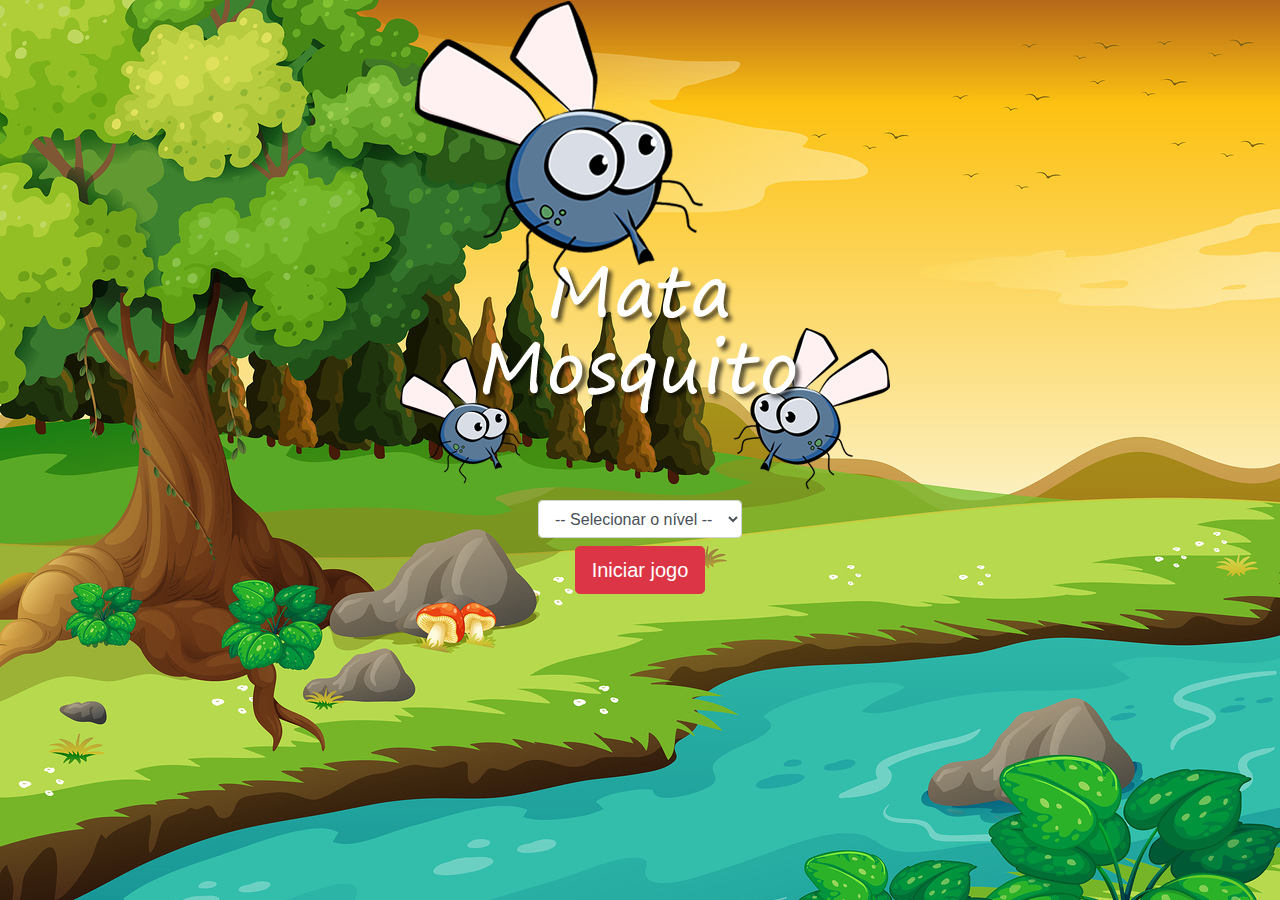
<file: index.html>
<!DOCTYPE html>
<html lang="pt-br">
<head>
    <meta charset="UTF-8">
    <meta name="viewport" content="width=device-width, initial-scale=1.0">
    <title> Game - Mata mosquito </title>

    <link rel="stylesheet" href="https://stackpath.bootstrapcdn.com/bootstrap/4.4.1/css/bootstrap.min.css" integrity="sha384-Vkoo8x4CGsO3+Hhxv8T/Q5PaXtkKtu6ug5TOeNV6gBiFeWPGFN9MuhOf23Q9Ifjh" crossorigin="anonymous">

    <link rel="stylesheet" type="text/css" href="style.css">
</head>
<body>

    <div class="container">
        <div class="row">
            <div class="col">
                <div class="d-flex justify-content-center">
                    <img src="imagens/game.png">
                </div>
            </div>
        </div>

        <div class="row">
            <div class="col">
                <div class="d-flex justify-content-center">
                    <div class="mb-2">
                        <select class="form-control" id="nivel">
                            <option value=""> -- Selecionar o nível -- </option>
                            <option value="normal"> Normal </option>
                            <option value="dificil"> Difícil </option>
                            <option value="estrela"> Estrela </option>
                        </select>
                    </div>
                </div>
            </div>
        </div>

        <div class="row">
            <div class="col">
                <div class="d-flex justify-content-center">
                    <button type="button" class="btn btn-danger btn-lg" onclick="iniciarJogo()"> Iniciar jogo </button>
                </div>
            </div>
        </div>
    </div>
    


    <script>
        function iniciarJogo() {

            var nivel = document.getElementById('nivel').value
            
            if( nivel === '' ) {
                alert('Selecione um nível para iniciar o jogo')
                return false
            }

            window.location.href = 'app.html?' + nivel
        }
    </script>
</body>
</html>
</file>
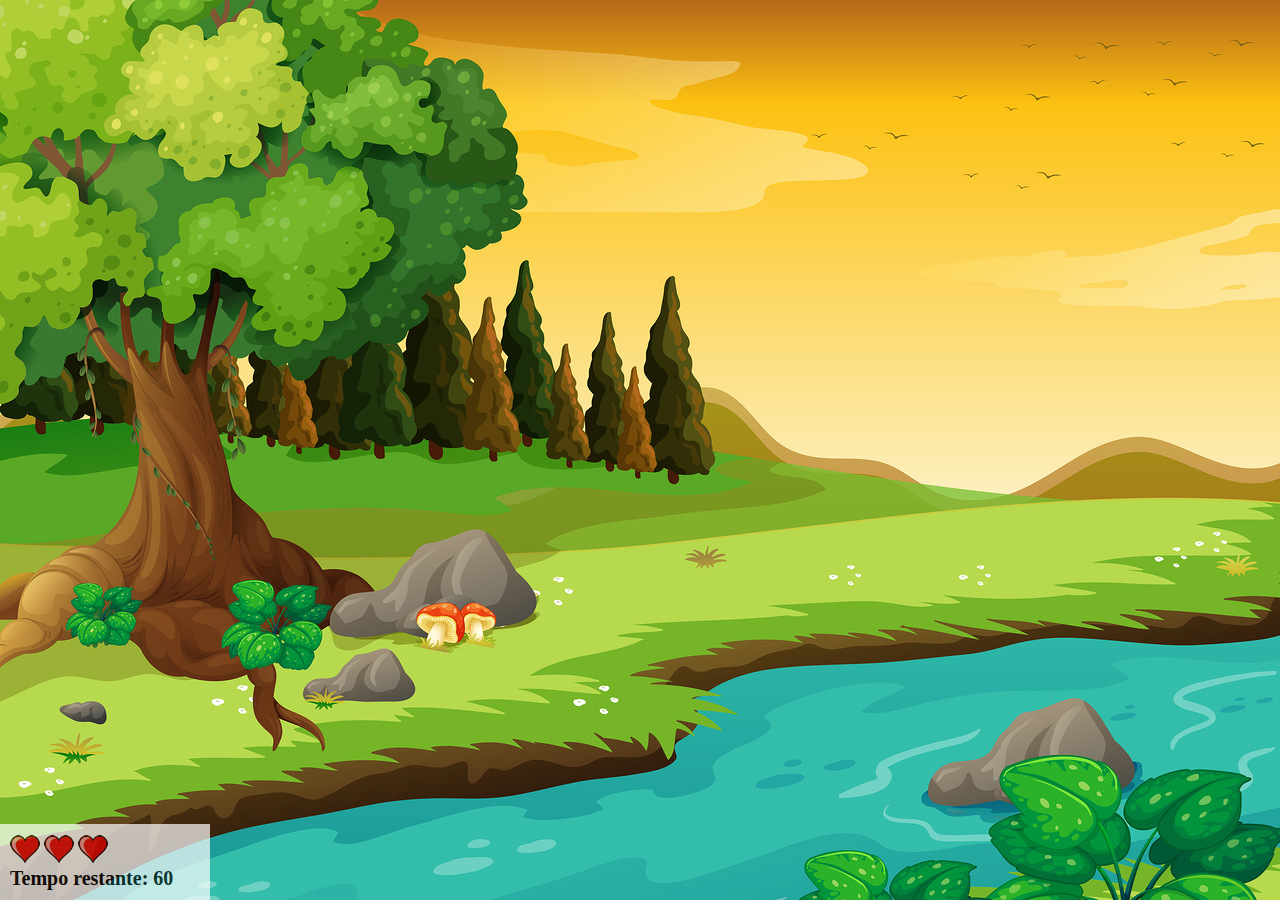
<file: app.html>
<!DOCTYPE html>
<html lang="pt-br">
<head>
    <meta charset="UTF-8">
    <meta name="viewport" content="width=device-width, initial-scale=1.0">
    <title> Game - Mata mosquito </title>

    <link rel="stylesheet" type="text/css" href="style.css">
</head>
<body onresize="ajustarTamanhoJogo()">

    <div class="painel">
        <div class="vidas">
            <img id="vida3" src="imagens/coracao_cheio.png">
            <img id="vida2" src="imagens/coracao_cheio.png">
            <img id="vida1" src="imagens/coracao_cheio.png">
        </div>
        <div class="cronometro">
            Tempo restante: <span id="cronometro"> 60 </span>
        </div>
    </div>
    
    <script src="game.js"></script>
</body>
</html>
</file>
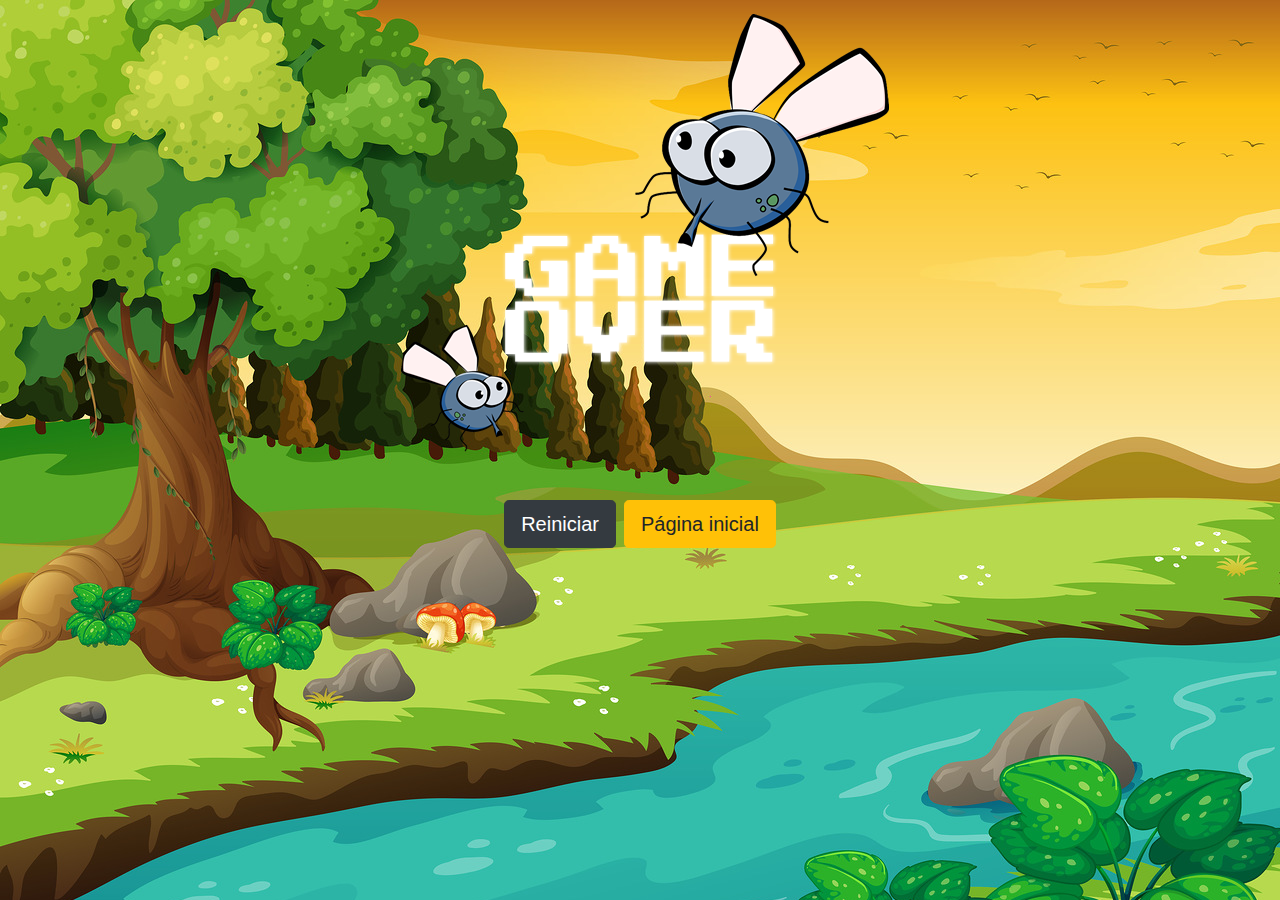
<file: game-over.html>
<!DOCTYPE html>
<html lang="pt-br">
<head>
    <meta charset="UTF-8">
    <meta name="viewport" content="width=device-width, initial-scale=1.0">
    <title> GameOver - Mata mosquito </title>

    <link rel="stylesheet" href="https://stackpath.bootstrapcdn.com/bootstrap/4.4.1/css/bootstrap.min.css" integrity="sha384-Vkoo8x4CGsO3+Hhxv8T/Q5PaXtkKtu6ug5TOeNV6gBiFeWPGFN9MuhOf23Q9Ifjh" crossorigin="anonymous">

    <link rel="stylesheet" type="text/css" href="style.css">
</head>
<body>

    <div class="container">
        <div class="row">
            <div class="col">
                <div class="d-flex justify-content-center">
                    <img src="imagens/game_over.png">
                </div>
            </div>
        </div>

        <div class="row">
            <div class="col">
                <div class="d-flex justify-content-center">
                    <button type="button" class="btn btn-dark btn-lg" onclick="window.location.href = 'app.html'"> Reiniciar </button>
                    <button type="button" class="btn btn-warning btn-lg ml-2" onclick="window.location.href = 'index.html'"> Página inicial </button>
                </div>
            </div>
        </div>
    </div>
    
</body>
</html>
</file>
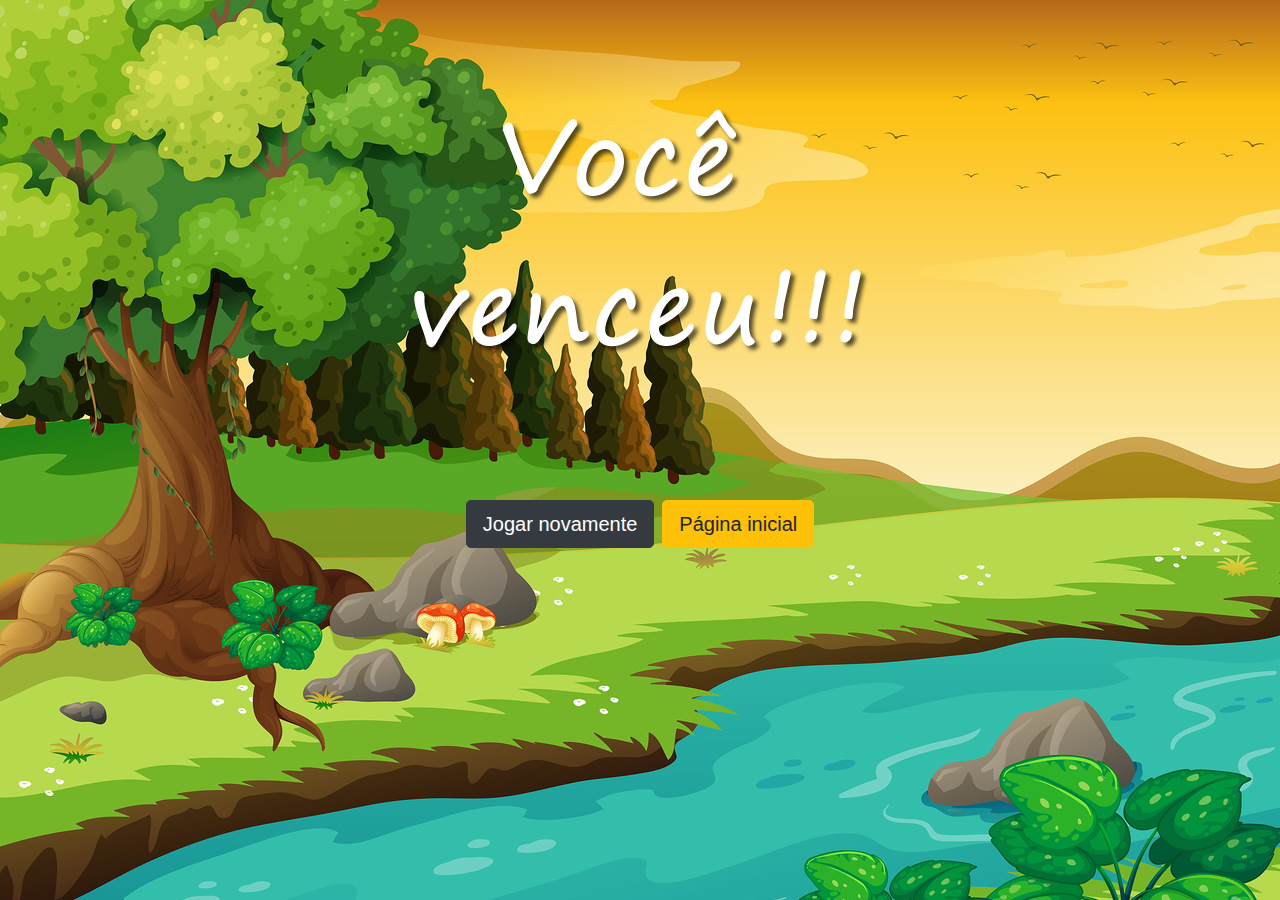
<file: victory.html>
<!DOCTYPE html>
<html lang="pt-br">
<head>
    <meta charset="UTF-8">
    <meta name="viewport" content="width=device-width, initial-scale=1.0">
    <title> Victory - Mata mosquito </title>

    <link rel="stylesheet" href="https://stackpath.bootstrapcdn.com/bootstrap/4.4.1/css/bootstrap.min.css" integrity="sha384-Vkoo8x4CGsO3+Hhxv8T/Q5PaXtkKtu6ug5TOeNV6gBiFeWPGFN9MuhOf23Q9Ifjh" crossorigin="anonymous">

    <link rel="stylesheet" type="text/css" href="style.css">
</head>
<body>

    <div class="container">
        <div class="row">
            <div class="col">
                <div class="d-flex justify-content-center">
                    <img src="imagens/vitoria.png">
                </div>
            </div>
        </div>

        <div class="row">
            <div class="col">
                <div class="d-flex justify-content-center">
                    <button type="button" class="btn btn-dark btn-lg" onclick="window.location.href = 'app.html'"> Jogar novamente </button>
                    <button type="button" class="btn btn-warning btn-lg ml-2" onclick="window.location.href = 'index.html'"> Página inicial </button>
                </div>
            </div>
        </div>
    </div>
    
</body>
</html>
</file>
<file: style.css>
html {
    cursor: url(imagens/mata_mosca.png) 30 30, auto;
}

body {
    background-image: url(imagens/bg.jpg);
    background-repeat: no-repeat;
    background-size: cover;
}

.mosquito0 {
    width: 50px;
    height: 50px;
}

.mosquito1 {
    width: 70px;
    height: 70px;
}

.mosquito2 {
    width: 90px;
    height: 90px;
}

.ladoA {
    transform: scaleX(1);
}

.ladoB {
    transform: scaleX(-1);
}

.painel {
    position: absolute;
    width: 190px;
    padding: 10px;
    bottom: 0;
    left: 0;
    border-top: solid 1px #fff;
    background-color: #fff;
    opacity: 0.7;
}

.vidas {
    float: left;
}

.cronometro {
    float: left;
    font-size: 20px;
    font-weight: bold;
}
</file>
